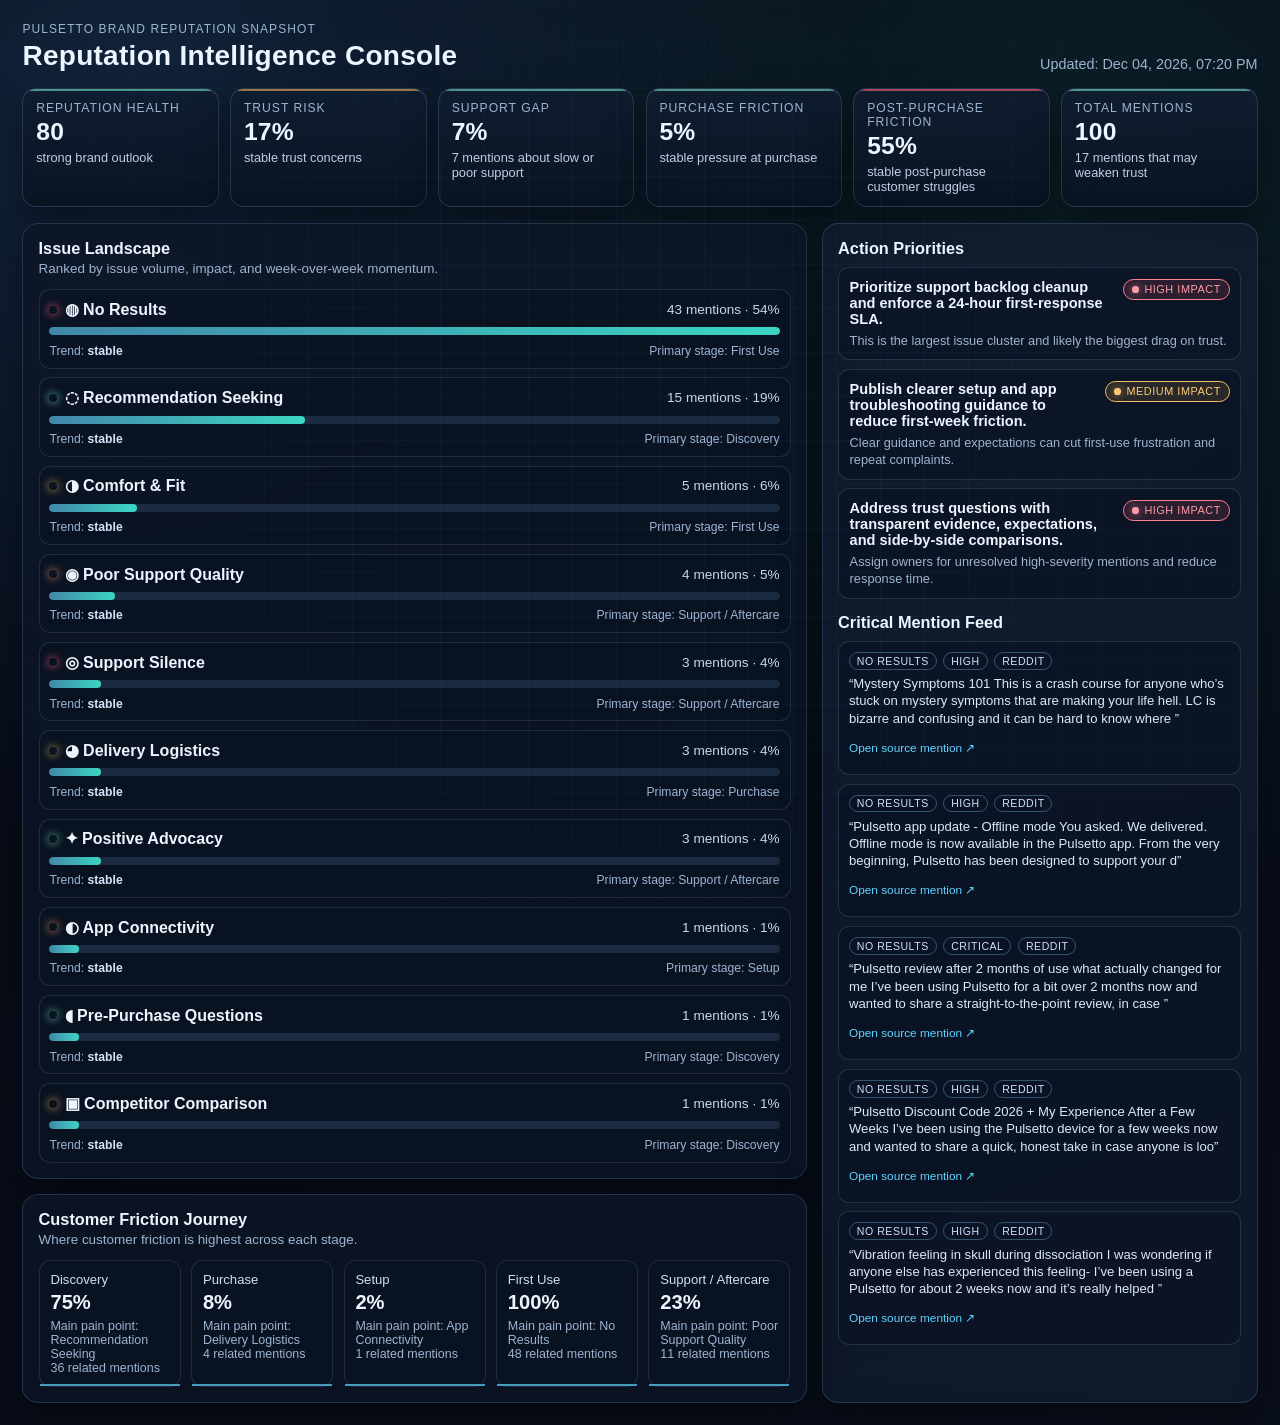
<file: index.html>
<!doctype html>
<html lang="en">
  <head>
    <meta charset="utf-8">
    <meta name="viewport" content="width=device-width, initial-scale=1">
    <title>Redirecting to Pulsetto Dashboard</title>
    <meta http-equiv="refresh" content="0; url=./web/">
    <script>
      window.location.replace("./web/");
    </script>
    <style>
      body {
        margin: 0;
        min-height: 100vh;
        display: grid;
        place-items: center;
        font-family: system-ui, -apple-system, "Segoe UI", sans-serif;
        background: #fff;
        color: #111;
      }
      a { color: inherit; }
    </style>
  </head>
  <body>
    <p>Redirecting to the dashboard… <a href="./web/">Open dashboard</a>.</p>
    <noscript>
      <p>JavaScript is disabled. Use this link: <a href="./web/">Open dashboard</a>.</p>
    </noscript>
  </body>
</html>
</file>
<file: web/styles.css>
:root {
  --bg-0: #050913;
  --bg-1: #090f1c;
  --panel: rgba(13, 22, 38, 0.8);
  --panel-soft: rgba(18, 30, 48, 0.72);
  --line: rgba(132, 176, 230, 0.2);
  --line-strong: rgba(126, 208, 255, 0.36);
  --text: #edf5ff;
  --text-muted: #9db4d1;
  --accent: #60d4ff;
  --aqua: #3ddfc9;
  --warn: #f2b24d;
  --risk: #ff5f73;
  --safe: #6fe3bf;
  --shadow: 0 18px 42px rgba(0, 0, 0, 0.42);
}

* {
  box-sizing: border-box;
}

body {
  margin: 0;
  min-height: 100vh;
  overflow-x: hidden;
  font-family: "Inter", "Segoe UI", Roboto, sans-serif;
  color: var(--text);
  background:
    radial-gradient(circle at 10% 8%, rgba(78, 166, 255, 0.17), transparent 42%),
    radial-gradient(circle at 82% 14%, rgba(61, 223, 201, 0.1), transparent 45%),
    linear-gradient(160deg, var(--bg-0) 0%, var(--bg-1) 100%);
}

body::after {
  content: "";
  position: fixed;
  inset: 0;
  pointer-events: none;
  background-image:
    linear-gradient(rgba(142, 203, 255, 0.035) 1px, transparent 1px),
    linear-gradient(90deg, rgba(142, 203, 255, 0.03) 1px, transparent 1px);
  background-size: 44px 44px;
  mask-image: radial-gradient(circle at center, black 40%, transparent 100%);
}

.dashboard-shell {
  width: min(1380px, 100%);
  margin: 0 auto;
  padding: clamp(0.8rem, 2.6vw, 1.4rem);
  display: grid;
  gap: clamp(0.65rem, 1.8vw, 1rem);
}

.topbar {
  display: flex;
  justify-content: space-between;
  align-items: flex-end;
  gap: 1rem;
  flex-wrap: wrap;
}

.eyebrow {
  margin: 0;
  color: var(--text-muted);
  text-transform: uppercase;
  letter-spacing: 0.09em;
  font-size: 0.75rem;
}

h1 {
  margin: 0.2rem 0 0;
  font-size: 1.75rem;
  letter-spacing: 0.01em;
}

.timestamp {
  margin: 0;
  color: var(--text-muted);
  font-size: 0.9rem;
  text-align: right;
}

.fallback {
  border: 1px dashed rgba(255, 95, 115, 0.7);
  background: rgba(86, 23, 34, 0.35);
  border-radius: 12px;
  padding: 0.75rem;
  color: #ffc5ce;
}

.hidden {
  display: none;
}

.hero-strip {
  display: grid;
  gap: 0.7rem;
  grid-template-columns: repeat(6, minmax(0, 1fr));
}

.hero-metric {
  background: linear-gradient(180deg, rgba(16, 29, 49, 0.88), rgba(10, 19, 33, 0.92));
  border: 1px solid var(--line);
  border-radius: 14px;
  padding: 0.75rem 0.8rem;
  box-shadow: var(--shadow), inset 0 1px 0 rgba(255, 255, 255, 0.05);
  position: relative;
  overflow: hidden;
}

.hero-metric::before {
  content: "";
  position: absolute;
  top: 0;
  left: 0;
  width: 100%;
  height: 2px;
  background: rgba(96, 212, 255, 0.7);
  opacity: 0.6;
}

.hero-metric[data-severity="critical"]::before {
  background: var(--risk);
}

.hero-metric[data-severity="high"]::before {
  background: color-mix(in srgb, var(--risk) 65%, var(--warn) 35%);
}

.hero-metric[data-severity="medium"]::before {
  background: var(--warn);
}

.hero-metric[data-severity="low"]::before {
  background: var(--safe);
}

.metric-label {
  margin: 0;
  font-size: 0.76rem;
  text-transform: uppercase;
  letter-spacing: 0.08em;
  color: var(--text-muted);
}

.metric-value {
  margin: 0.24rem 0;
  font-size: 1.54rem;
  font-weight: 700;
  letter-spacing: 0.01em;
}

.metric-sub {
  margin: 0;
  font-size: 0.8rem;
  color: #bfcee4;
}

.dashboard-grid {
  display: grid;
  grid-template-columns: minmax(0, 1.8fr) minmax(300px, 1fr);
  grid-template-areas:
    "issues rail"
    "journey rail";
  gap: 0.95rem;
}

.panel {
  min-width: 0;
  background: var(--panel);
  backdrop-filter: blur(9px);
  border: 1px solid var(--line);
  border-radius: 16px;
  box-shadow: var(--shadow);
  padding: clamp(0.72rem, 2vw, 0.95rem);
}

.issue-landscape {
  grid-area: issues;
}

.friction-journey {
  grid-area: journey;
}

.right-rail {
  grid-area: rail;
  display: grid;
  gap: 0.9rem;
  align-content: start;
  background: var(--panel-soft);
}

.section-title-row {
  display: flex;
  justify-content: space-between;
  align-items: baseline;
  flex-wrap: wrap;
  gap: 0.8rem;
  margin-bottom: 0.8rem;
}

.section-title-row.compact {
  margin-bottom: 0.55rem;
}

h2 {
  margin: 0;
  font-size: 1.02rem;
}

.section-subtitle {
  margin: 0.18rem 0 0;
  color: var(--text-muted);
  font-size: 0.84rem;
}

.issue-list,
.action-list,
.mention-list {
  margin: 0;
  padding: 0;
  list-style: none;
  display: grid;
  gap: 0.55rem;
}

.issue-row {
  border: 1px solid rgba(132, 176, 230, 0.16);
  border-radius: 11px;
  padding: 0.62rem;
  background: rgba(10, 18, 33, 0.56);
  transition: border-color 150ms ease, transform 150ms ease, background 150ms ease;
}

.issue-row:hover {
  border-color: var(--line-strong);
  transform: translateY(-1px);
  background: rgba(14, 26, 44, 0.75);
}

.issue-head,
.issue-foot {
  display: flex;
  justify-content: space-between;
  align-items: center;
  gap: 0.6rem;
}

.issue-title {
  margin: 0;
  font-weight: 600;
  display: flex;
  align-items: center;
  gap: 0.45rem;
  min-width: 0;
}

.issue-count {
  font-size: 0.85rem;
  color: #c7d7ed;
  text-align: right;
}

.severity-dot {
  width: 8px;
  height: 8px;
  border-radius: 50%;
  box-shadow: 0 0 8px currentColor;
}

.issue-track {
  margin: 0.52rem 0;
  height: 8px;
  border-radius: 999px;
  background: rgba(92, 132, 180, 0.22);
  overflow: hidden;
}

.issue-fill {
  height: 100%;
  border-radius: inherit;
  background: linear-gradient(90deg, rgba(96, 212, 255, 0.55), rgba(61, 223, 201, 0.95));
}

.issue-trend,
.issue-source {
  font-size: 0.76rem;
  color: var(--text-muted);
  overflow-wrap: anywhere;
}

.issue-trend strong {
  color: #d4e3f8;
}

.journey-track {
  display: grid;
  grid-template-columns: repeat(5, minmax(140px, 1fr));
  gap: 0.65rem;
}

.journey-step {
  border: 1px solid rgba(132, 176, 230, 0.16);
  border-radius: 12px;
  background: rgba(10, 18, 33, 0.62);
  padding: 0.68rem;
  position: relative;
}

.journey-step::after {
  content: "";
  position: absolute;
  left: 0;
  right: 0;
  bottom: 0;
  height: 2px;
  background: var(--accent);
  opacity: 0.7;
}

.step-name {
  margin: 0;
  font-size: 0.82rem;
  color: #cfe0f4;
}

.step-intensity {
  margin: 0.28rem 0;
  font-size: 1.26rem;
  font-weight: 700;
}

.step-top-issue,
.step-signals {
  margin: 0;
  font-size: 0.78rem;
  color: var(--text-muted);
}

.action-item {
  border: 1px solid rgba(132, 176, 230, 0.18);
  border-radius: 11px;
  padding: 0.66rem;
  background: rgba(10, 18, 33, 0.58);
  overflow: hidden;
}

.action-head {
  display: grid;
  grid-template-columns: minmax(0, 1fr) auto;
  align-items: start;
  gap: 0.5rem;
  margin-bottom: 0.3rem;
}

.action-title {
  margin: 0;
  font-size: 0.91rem;
  font-weight: 600;
  min-width: 0;
  overflow-wrap: anywhere;
}

.impact-chip {
  border-radius: 999px;
  border: 1px solid var(--line);
  font-size: 0.68rem;
  text-transform: uppercase;
  letter-spacing: 0.05em;
  padding: 0.22rem 0.5rem;
  color: #d4e5fc;
  display: inline-flex;
  align-items: center;
  justify-content: center;
  gap: 0.35rem;
  white-space: normal;
  overflow-wrap: anywhere;
  max-width: min(100%, 10.5rem);
  justify-self: end;
}

.impact-chip::before {
  content: "";
  width: 0.42rem;
  height: 0.42rem;
  border-radius: 50%;
  background: currentColor;
  box-shadow: 0 0 8px color-mix(in srgb, currentColor 65%, transparent);
  flex: 0 0 auto;
}

.impact-chip[data-impact="high"] {
  border-color: color-mix(in srgb, var(--risk) 70%, #ffd8dc 30%);
  background: color-mix(in srgb, var(--risk) 13%, transparent);
  color: #ff9ba7;
}

.impact-chip[data-impact="medium"] {
  border-color: color-mix(in srgb, var(--warn) 72%, #ffe2a8 28%);
  background: color-mix(in srgb, var(--warn) 12%, transparent);
  color: #ffc979;
}

.impact-chip[data-impact="low"] {
  border-color: color-mix(in srgb, var(--accent) 60%, #a7f5ef 40%);
  background: color-mix(in srgb, var(--accent) 12%, transparent);
  color: #8ce9ff;
}

.action-rationale {
  margin: 0;
  color: var(--text-muted);
  font-size: 0.8rem;
  line-height: 1.35;
}

.mention-item {
  border: 1px solid rgba(132, 176, 230, 0.18);
  border-radius: 11px;
  padding: 0.62rem;
  background: rgba(10, 18, 33, 0.58);
  min-width: 0;
}


.mention-item-link {
  cursor: pointer;
}

.mention-item-link:hover,
.mention-item-link:focus-visible {
  border-color: var(--line-strong);
  background: rgba(14, 26, 44, 0.78);
}

.mention-meta {
  display: flex;
  flex-wrap: wrap;
  gap: 0.42rem;
  margin-bottom: 0.34rem;
}

.meta-chip {
  border-radius: 999px;
  border: 1px solid rgba(126, 208, 255, 0.34);
  padding: 0.12rem 0.43rem;
  font-size: 0.66rem;
  color: #cee2fa;
  text-transform: uppercase;
  letter-spacing: 0.05em;
}

.mention-quote {
  margin: 0;
  font-size: 0.82rem;
  color: #dce9fb;
  line-height: 1.32;
  display: -webkit-box;
  -webkit-line-clamp: 3;
  -webkit-box-orient: vertical;
  overflow: hidden;
}

.mention-link {
  margin-top: 0.3rem;
  display: inline-flex;
  align-items: center;
  min-height: 2rem;
  color: var(--accent);
  font-size: 0.74rem;
  text-decoration: none;
}

.mention-link:hover {
  text-decoration: underline;
}

.empty-state {
  color: var(--text-muted);
  font-size: 0.82rem;
}

@media (max-width: 1220px) {
  .hero-strip {
    grid-template-columns: repeat(3, minmax(0, 1fr));
  }

  .dashboard-grid {
    grid-template-columns: 1fr;
    grid-template-areas:
      "issues"
      "journey"
      "rail";
  }
}

@media (max-width: 768px) {
  .dashboard-shell {
    padding: 0.82rem;
    gap: 0.75rem;
  }

  .topbar {
    align-items: flex-start;
    gap: 0.62rem;
  }

  h1 {
    font-size: 1.36rem;
    line-height: 1.18;
  }

  .eyebrow {
    font-size: 0.69rem;
  }

  .timestamp {
    font-size: 0.8rem;
    text-align: left;
  }

  .hero-strip {
    grid-template-columns: repeat(2, minmax(0, 1fr));
    gap: 0.55rem;
  }

  .hero-metric {
    padding: 0.68rem 0.72rem;
  }

  .metric-value {
    font-size: 1.36rem;
  }

  .metric-sub {
    font-size: 0.76rem;
  }

  .panel {
    border-radius: 14px;
    padding: 0.76rem;
  }

  .section-title-row {
    margin-bottom: 0.58rem;
  }

  h2 {
    font-size: 0.96rem;
  }

  .section-subtitle {
    font-size: 0.78rem;
  }

  .journey-track {
    grid-template-columns: repeat(2, minmax(0, 1fr));
  }

  .action-item,
  .issue-row,
  .mention-item,
  .journey-step {
    padding: 0.6rem;
  }
}

@media (max-width: 430px) {
  .dashboard-shell {
    padding: 0.72rem;
    gap: 0.66rem;
  }

  .hero-strip {
    grid-template-columns: 1fr;
  }

  .metric-label {
    font-size: 0.72rem;
  }

  .metric-value {
    font-size: 1.24rem;
  }

  .dashboard-grid {
    gap: 0.72rem;
  }

  .issue-head,
  .issue-foot,
  .action-head {
    grid-template-columns: 1fr;
    display: grid;
    gap: 0.34rem;
  }

  .issue-count {
    text-align: left;
    font-size: 0.78rem;
  }

  .journey-track {
    grid-template-columns: 1fr;
  }

  .meta-chip,
  .impact-chip {
    font-size: 0.64rem;
  }

  .impact-chip {
    justify-self: start;
    max-width: 100%;
  }

  .mention-quote {
    font-size: 0.79rem;
    -webkit-line-clamp: 2;
  }

  .mention-link {
    font-size: 0.78rem;
  }
}

@media (max-width: 390px) {
  .dashboard-shell {
    padding: 0.62rem;
  }

  h1 {
    font-size: 1.22rem;
  }

  .panel {
    padding: 0.68rem;
  }

  .issue-row,
  .action-item,
  .mention-item,
  .journey-step {
    border-radius: 10px;
    padding: 0.56rem;
  }

  .issue-title,
  .action-title {
    font-size: 0.86rem;
  }

  .issue-trend,
  .issue-source,
  .step-top-issue,
  .step-signals,
  .action-rationale {
    font-size: 0.74rem;
  }
}
</file>
